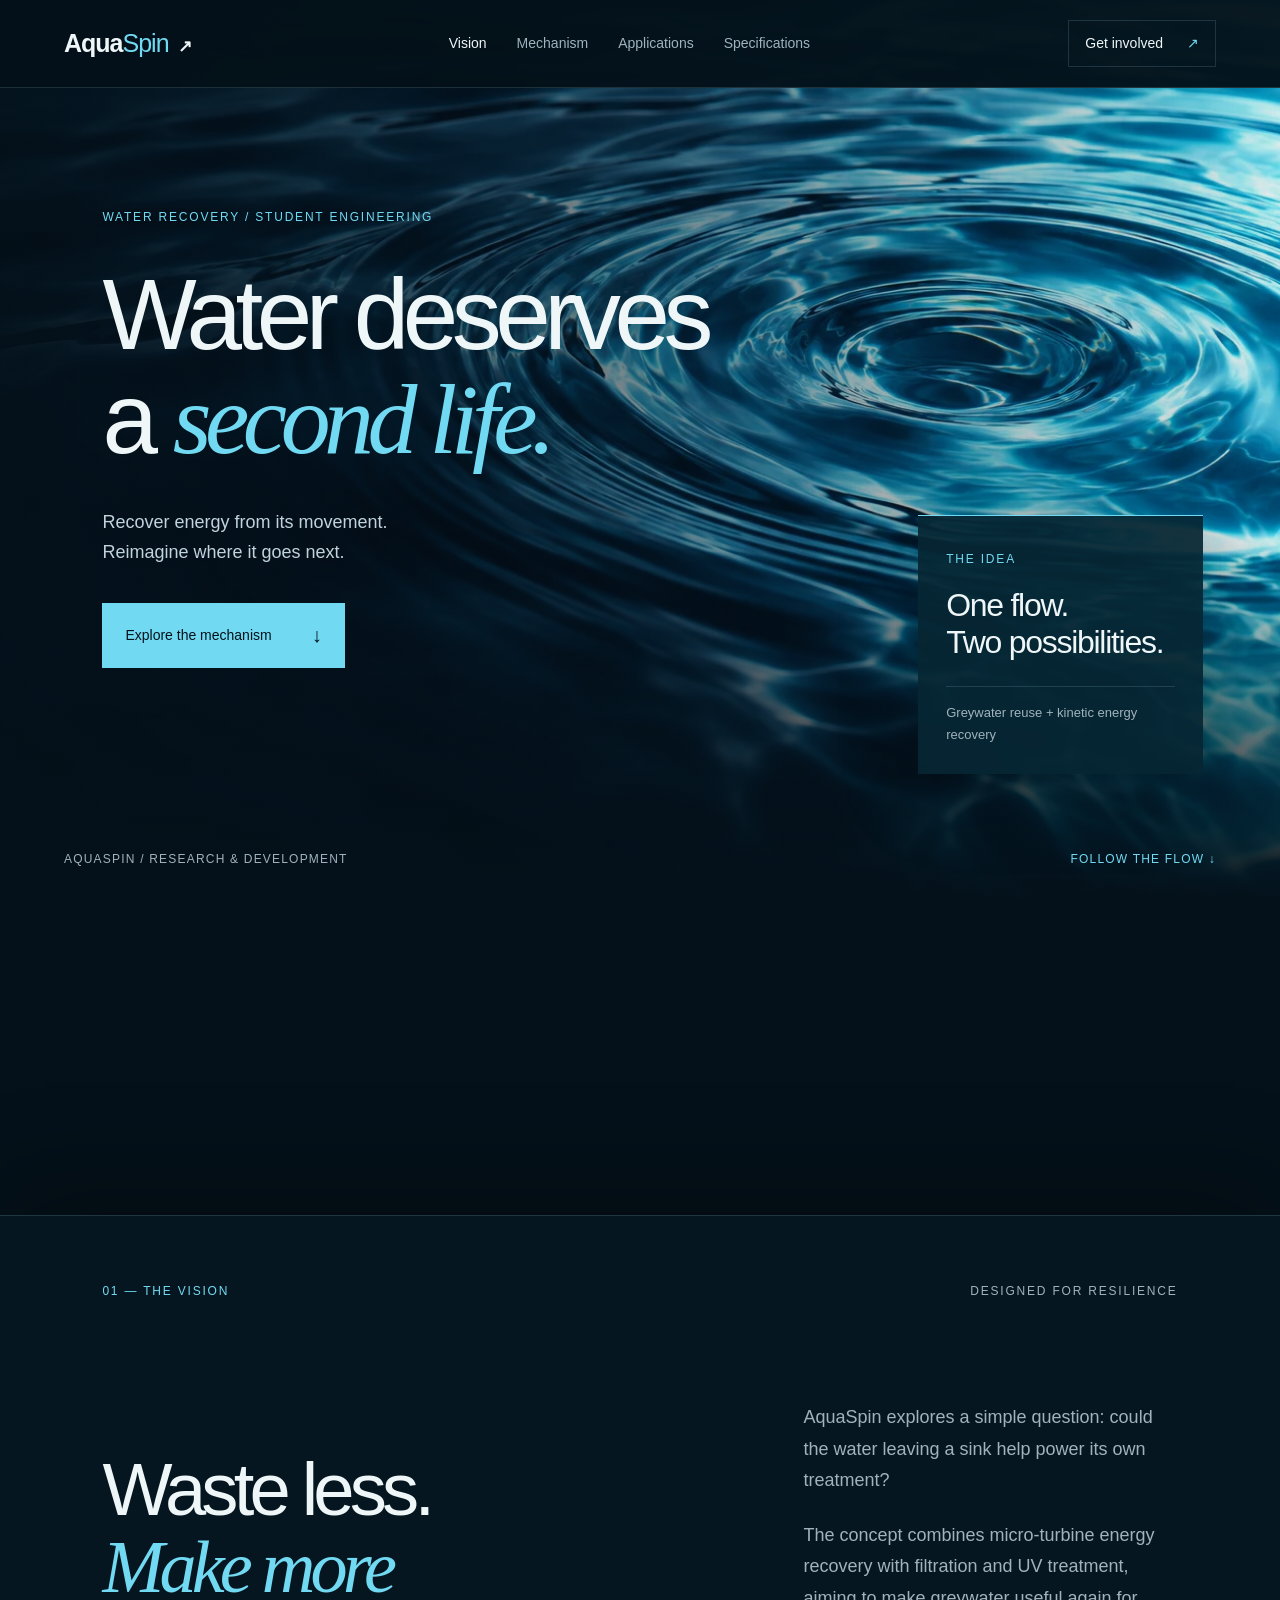
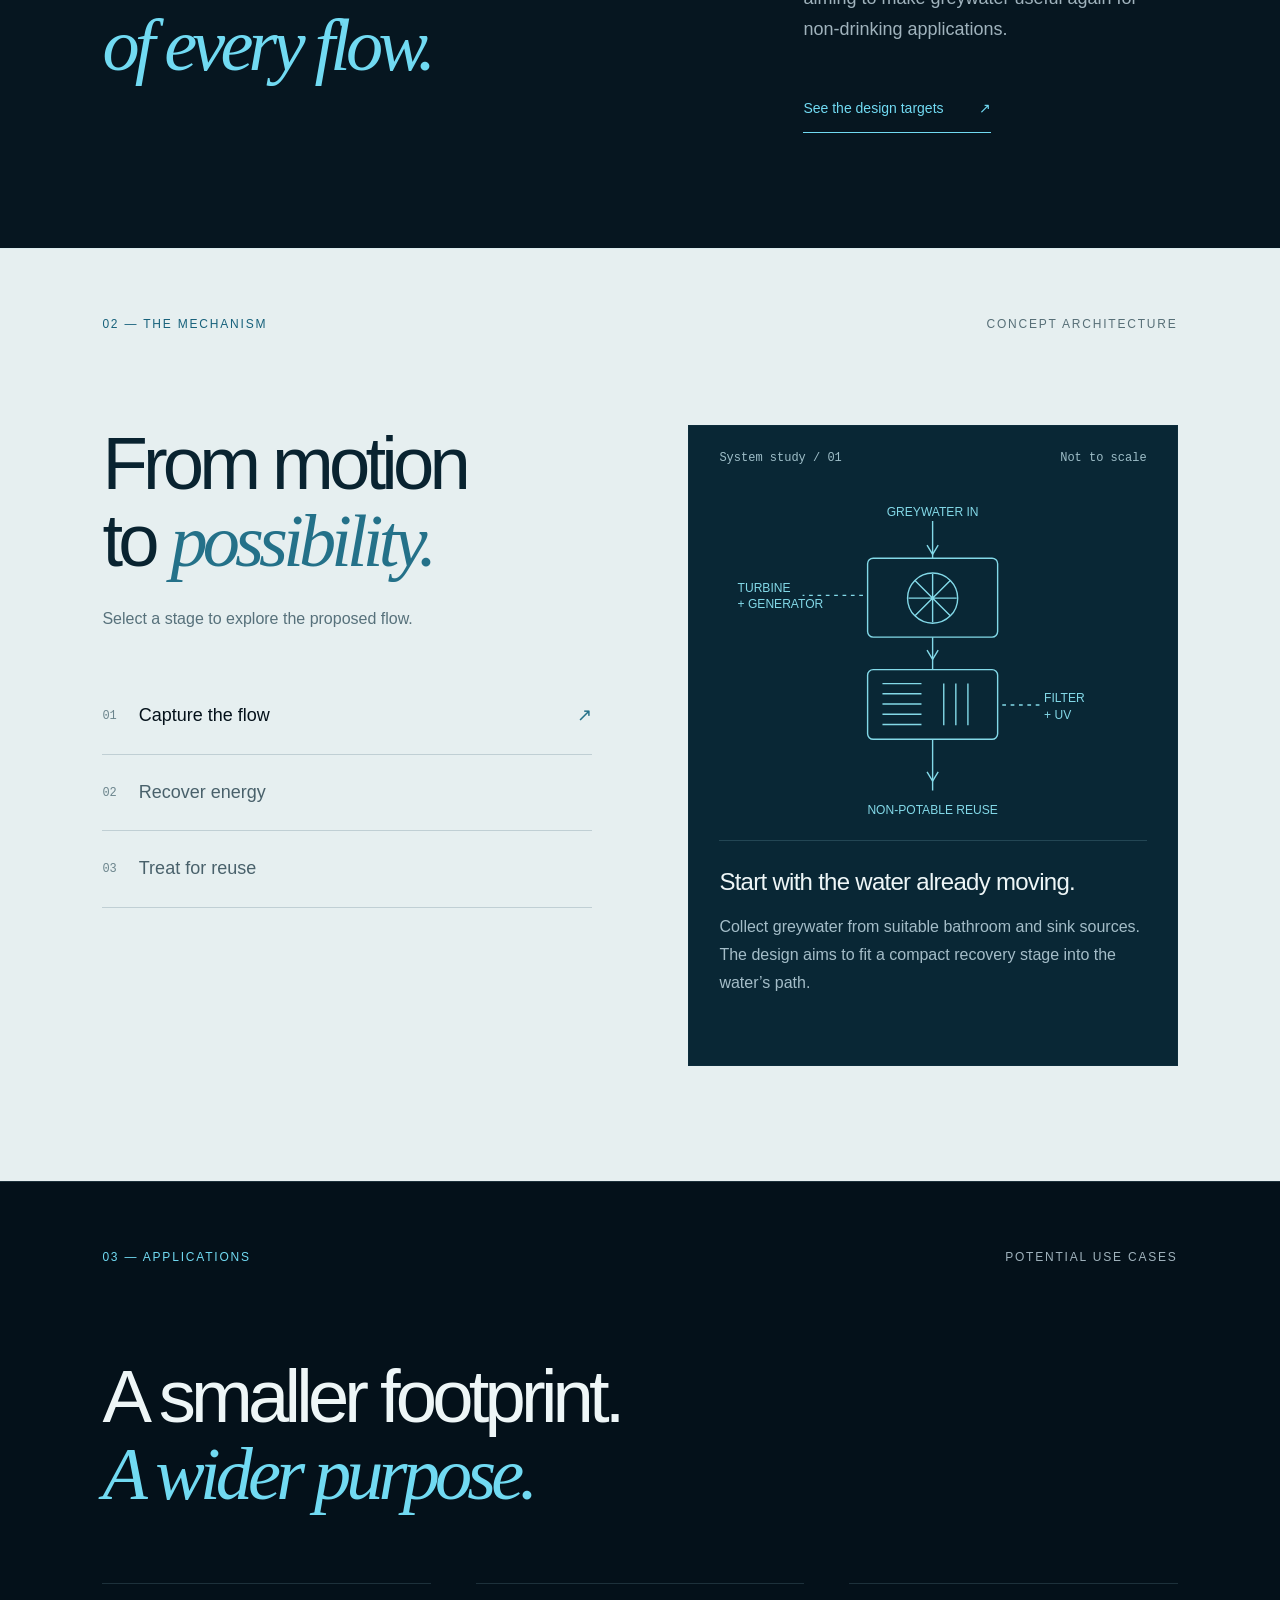
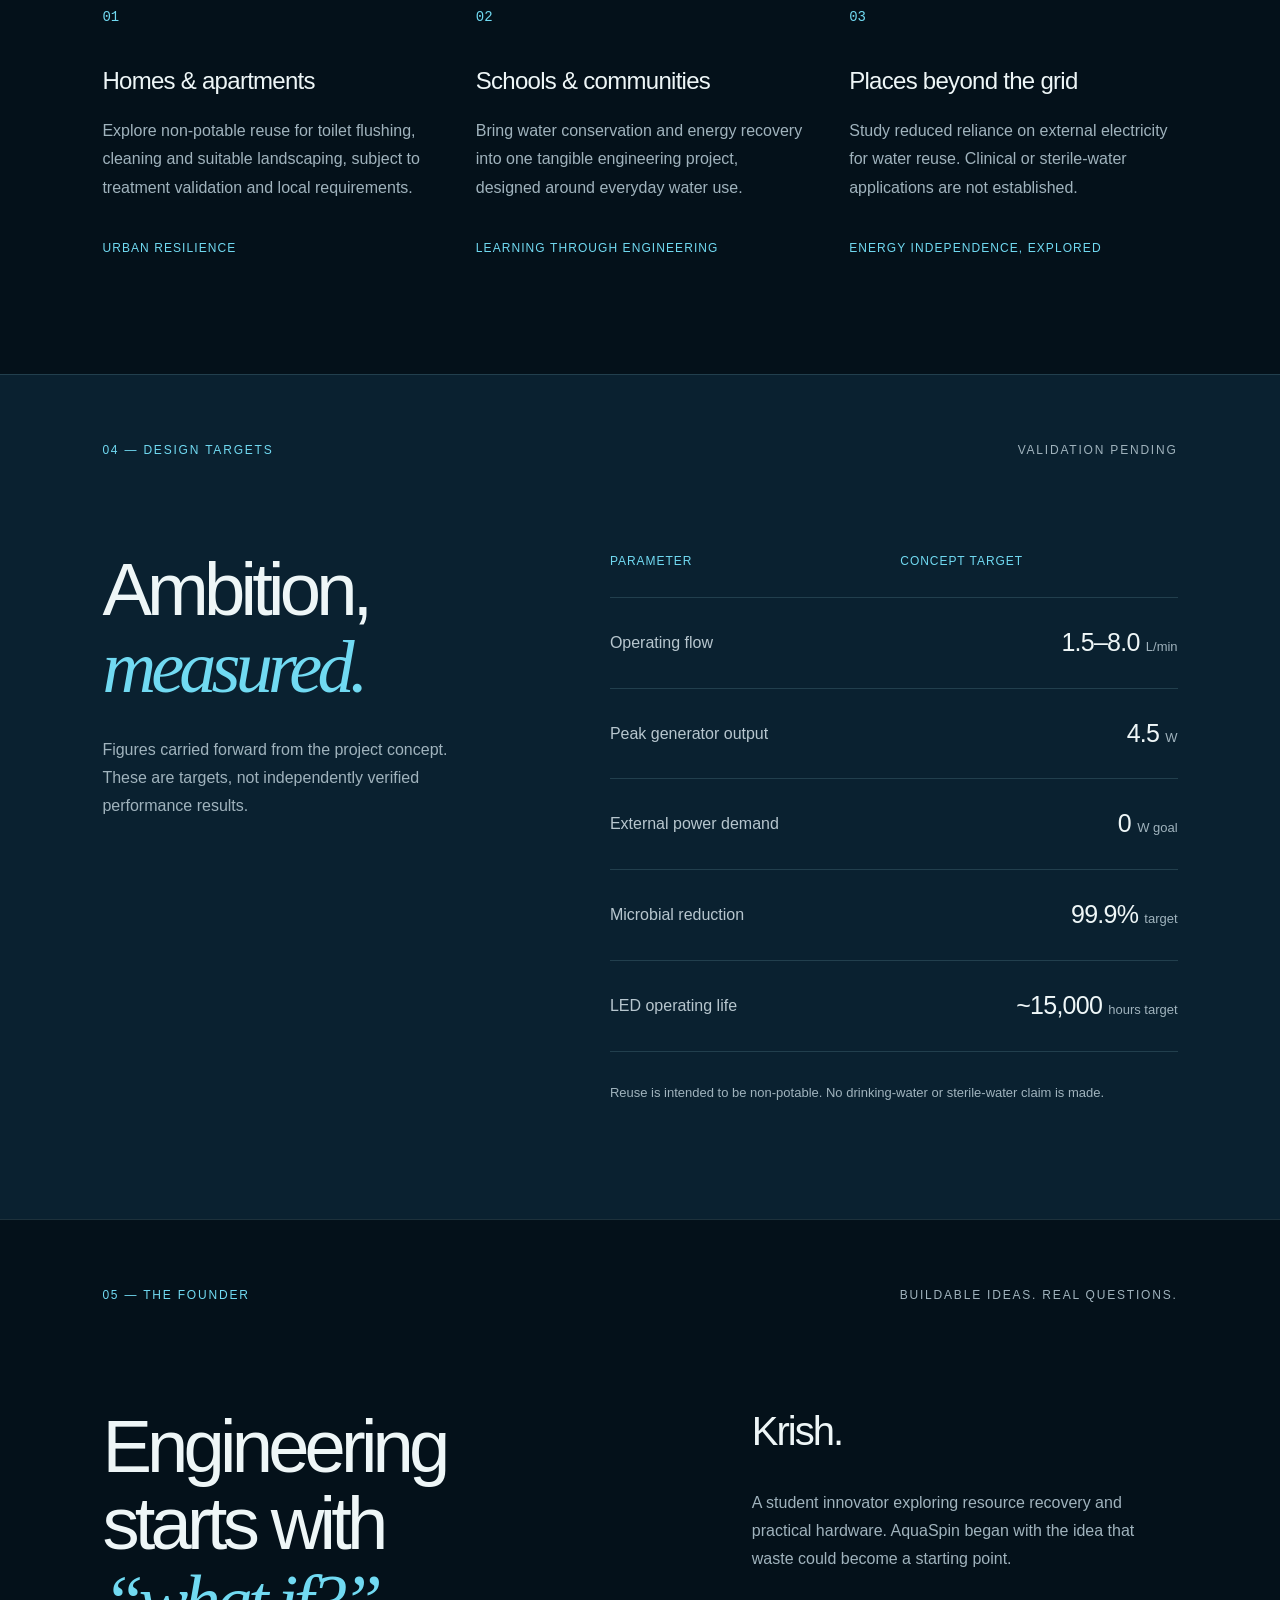
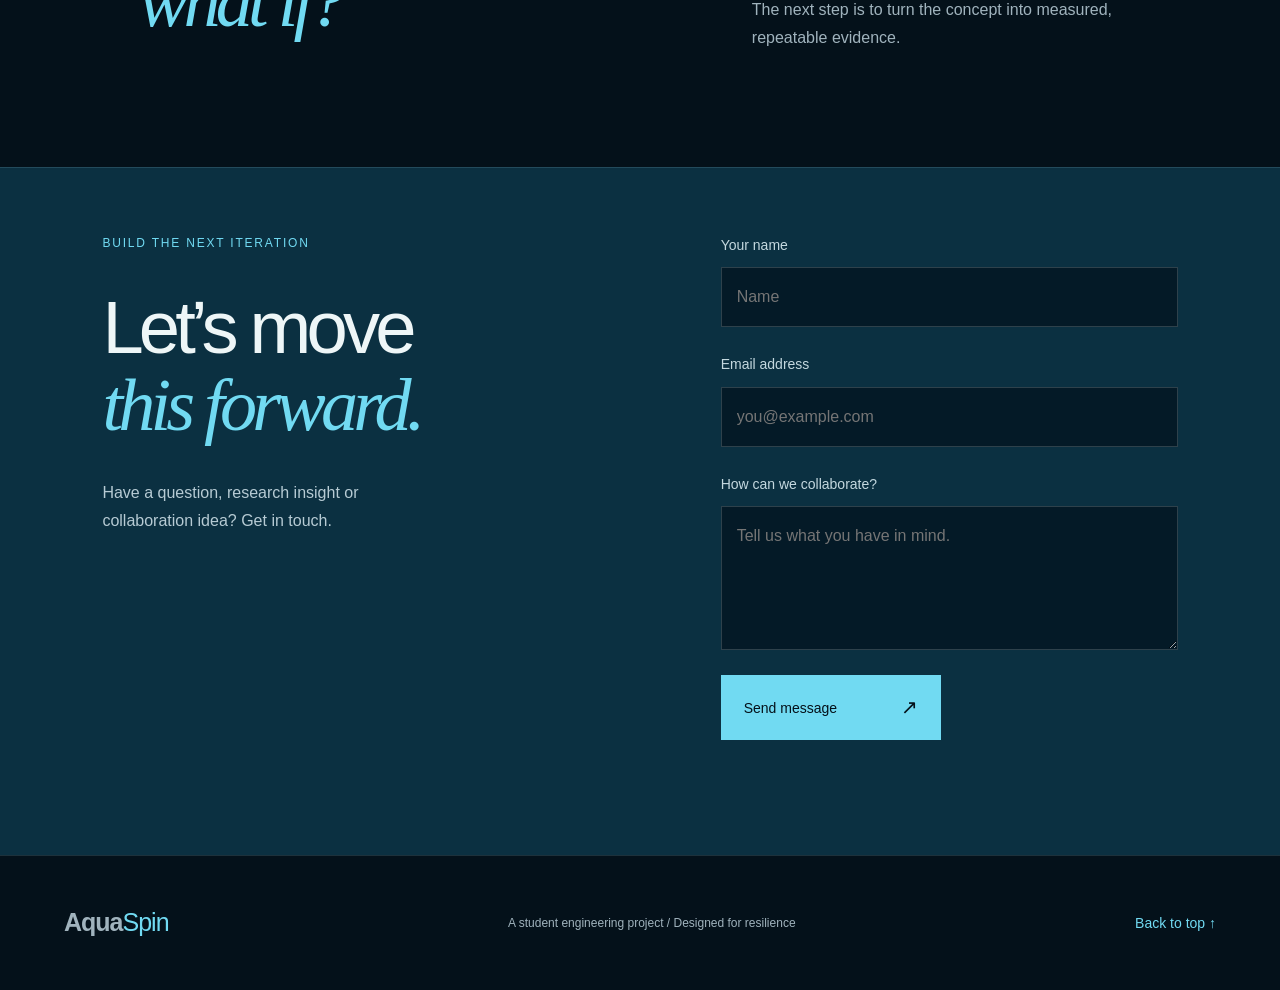
<file: index.html>
<!doctype html>
<html lang="en"><head><meta charset="utf-8"><meta name="viewport" content="width=device-width,initial-scale=1"><meta name="theme-color" content="#04111a"><meta name="description" content="AquaSpin is a student engineering project exploring greywater reuse and micro-turbine energy recovery for homes and schools."><title>AquaSpin — Give water a second life</title><link rel="preload" href="./water.webp" as="image"><link rel="stylesheet" href="./styles.css"><script src="./script.js" defer></script></head>
<body><a class="skip" href="#tech">Skip to the mechanism</a><header><a class="logo" href="#overview">Aqua<span>Spin</span><i aria-hidden="true">↗</i></a><button class="menu-toggle" aria-expanded="false" aria-controls="navigation">Menu</button><nav id="navigation" aria-label="Main navigation"><a href="#overview">Vision</a><a href="#tech">Mechanism</a><a href="#usage">Applications</a><a href="#specs">Specifications</a></nav><a class="nav-cta" href="#contact">Get involved <span>↗</span></a></header><main>
<section class="hero" id="overview"><div class="hero-stage"><img class="water" data-parallax="70" src="./water.webp" width="1536" height="1024" alt="Deep blue water moving into a circular eddy" fetchpriority="high"><div class="hero-shade" aria-hidden="true"></div><div class="hero-copy" data-parallax="-35"><p class="eyebrow">Water recovery / Student engineering</p><h1>Water deserves<br>a <em>second life.</em></h1><p class="hero-deck">Recover energy from its movement.<br>Reimagine where it goes next.</p><a class="button" href="#tech">Explore the mechanism <span>↓</span></a></div><aside class="hero-panel" data-parallax="-55"><span class="eyebrow">The idea</span><p>One flow.<br>Two possibilities.</p><span class="panel-line">Greywater reuse + kinetic energy recovery</span></aside><div class="hero-foot"><span>AquaSpin / Research & development</span><a href="#tech">Follow the flow ↓</a></div></div></section>
<section class="intro section"><div class="section-label"><span>01 — The vision</span><span>Designed for resilience</span></div><div class="split"><h2 class="reveal">Waste less.<br><em>Make more<br>of every flow.</em></h2><div class="intro-copy reveal"><p>AquaSpin explores a simple question: could the water leaving a sink help power its own treatment?</p><p>The concept combines micro-turbine energy recovery with filtration and UV treatment, aiming to make greywater useful again for non-drinking applications.</p><a class="text-link" href="#specs">See the design targets <span>↗</span></a></div></div></section>
<section class="mechanism section" id="tech"><div class="section-label"><span>02 — The mechanism</span><span>Concept architecture</span></div><div class="mechanism-layout"><div class="mechanism-title"><h2>From motion<br>to <em>possibility.</em></h2><p>Select a stage to explore the proposed flow.</p><div class="stage-tabs" role="tablist" aria-label="Treatment stages" aria-orientation="vertical"><button id="stage-tab-1" role="tab" aria-selected="true" aria-controls="stage-panel-1"><span>01</span>Capture the flow<i>↗</i></button><button id="stage-tab-2" role="tab" aria-selected="false" aria-controls="stage-panel-2" tabindex="-1"><span>02</span>Recover energy<i>↗</i></button><button id="stage-tab-3" role="tab" aria-selected="false" aria-controls="stage-panel-3" tabindex="-1"><span>03</span>Treat for reuse<i>↗</i></button></div></div><div class="blueprint"><div class="blueprint-meta"><span>System study / 01</span><span>Not to scale</span></div><svg class="blueprint-svg" viewBox="0 0 460 350" role="img" aria-labelledby="diagram-title"><title id="diagram-title">Concept flow: greywater enters a turbine stage, then filtration and UV treatment, followed by non-potable reuse</title><g fill="none" stroke="currentColor" stroke-width="1.5"><path d="M230 20V60M230 145V180M230 255V310"/><path d="m224 46 6 10 6-10m-12 113 6 10 6-10m-12 131 6 10 6-10"/><rect x="160" y="60" width="140" height="85" rx="6"/><circle cx="230" cy="103" r="27"/><path id="runner" d="M230 77V129M204 103H256M211 84L249 122M211 122L249 84"/><rect x="160" y="180" width="140" height="75" rx="6"/><path d="M176 195H218M176 206H218M176 217H218M176 228H218M176 239H218M242 195V240M255 195V240M268 195V240"/><path d="M155 100H90M305 218H345" stroke-dasharray="4 5"/></g><g fill="currentColor" font-family="Arial,sans-serif" font-size="13"><text x="230" y="15" text-anchor="middle">GREYWATER IN</text><text x="20" y="96">TURBINE</text><text x="20" y="114">+ GENERATOR</text><text x="350" y="215">FILTER</text><text x="350" y="233">+ UV</text><text x="230" y="335" text-anchor="middle">NON-POTABLE REUSE</text></g></svg><div class="stage-panel" role="tabpanel" id="stage-panel-1" aria-labelledby="stage-tab-1" tabindex="0"><h3>Start with the water already moving.</h3><p>Collect greywater from suitable bathroom and sink sources. The design aims to fit a compact recovery stage into the water’s path.</p></div><div class="stage-panel" role="tabpanel" id="stage-panel-2" aria-labelledby="stage-tab-2" tabindex="0" hidden><h3>Turn flow into rotational energy.</h3><p>A micro-turbine drives a generator. The proposed peak targets are 2,600 RPM and 4.5 W; actual output depends on available flow, pressure and system losses.</p></div><div class="stage-panel" role="tabpanel" id="stage-panel-3" aria-labelledby="stage-tab-3" tabindex="0" hidden><h3>Explore treatment powered by the flow.</h3><p>The concept pairs filtration with 265 nm UV-C LEDs. Energy balance and treatment effectiveness still require validation under real greywater conditions.</p></div></div></div></section>
<section class="applications section" id="usage"><div class="section-label"><span>03 — Applications</span><span>Potential use cases</span></div><h2 class="reveal">A smaller footprint.<br><em>A wider purpose.</em></h2><div class="application-grid"><article class="reveal"><span class="app-num">01</span><h3>Homes & apartments</h3><p>Explore non-potable reuse for toilet flushing, cleaning and suitable landscaping, subject to treatment validation and local requirements.</p><span class="app-label">Urban resilience</span></article><article class="reveal"><span class="app-num">02</span><h3>Schools & communities</h3><p>Bring water conservation and energy recovery into one tangible engineering project, designed around everyday water use.</p><span class="app-label">Learning through engineering</span></article><article class="reveal"><span class="app-num">03</span><h3>Places beyond the grid</h3><p>Study reduced reliance on external electricity for water reuse. Clinical or sterile-water applications are not established.</p><span class="app-label">Energy independence, explored</span></article></div></section>
<section class="specifications section" id="specs"><div class="section-label"><span>04 — Design targets</span><span>Validation pending</span></div><div class="spec-layout"><div><h2>Ambition,<br><em>measured.</em></h2><p>Figures carried forward from the project concept. These are targets, not independently verified performance results.</p></div><div class="table-wrap"><table><caption class="sr-only">AquaSpin concept specifications and validation status</caption><thead><tr><th scope="col">Parameter</th><th scope="col">Concept target</th></tr></thead><tbody><tr><th scope="row">Operating flow</th><td>1.5–8.0 <small>L/min</small></td></tr><tr><th scope="row">Peak generator output</th><td>4.5 <small>W</small></td></tr><tr><th scope="row">External power demand</th><td>0 <small>W goal</small></td></tr><tr><th scope="row">Microbial reduction</th><td>99.9% <small>target</small></td></tr><tr><th scope="row">LED operating life</th><td>~15,000 <small>hours target</small></td></tr></tbody></table><p class="spec-note">Reuse is intended to be non-potable. No drinking-water or sterile-water claim is made.</p></div></div></section>
<section class="founder section" id="founder"><div class="section-label"><span>05 — The founder</span><span>Buildable ideas. Real questions.</span></div><div class="founder-layout"><h2>Engineering<br>starts with<br><em>“what if?”</em></h2><div><span class="founder-name">Krish.</span><p>A student innovator exploring resource recovery and practical hardware. AquaSpin began with the idea that waste could become a starting point.</p><p>The next step is to turn the concept into measured, repeatable evidence.</p></div></div></section>
<section class="contact section" id="contact"><div><p class="eyebrow">Build the next iteration</p><h2>Let’s move<br><em>this forward.</em></h2><p>Have a question, research insight or collaboration idea? Get in touch.</p></div><form action="https://formspree.io/f/mnqeogov" method="POST"><label for="name">Your name</label><input id="name" name="name" autocomplete="name" required placeholder="Name"><label for="email">Email address</label><input id="email" name="email" type="email" autocomplete="email" required placeholder="you@example.com"><label for="message">How can we collaborate?</label><textarea id="message" name="message" rows="4" required placeholder="Tell us what you have in mind."></textarea><button class="button" type="submit">Send message <span>↗</span></button></form></section>
</main><footer><a class="logo" href="#overview">Aqua<span>Spin</span></a><p>A student engineering project / Designed for resilience</p><a href="#overview">Back to top ↑</a></footer></body></html>
</file>
<file: styles.css>
:root{color-scheme:dark;--bg:#04111a;--panel:#091f2b;--fg:#eef6f7;--muted:#a0b3bd;--accent:#71daf2;--line:#a0d6e329;--serif:Georgia,'Times New Roman',serif}*{box-sizing:border-box}html{scroll-behavior:smooth}body{margin:0;background:var(--bg);color:var(--fg);font:16px/1.75 Arial,Helvetica,sans-serif}h1,h2,h3,p,figure{margin:0}h1,h2{font-weight:400;letter-spacing:-.065em;line-height:1.04}h2{font-size:clamp(48px,5.8vw,96px)}h1 em,h2 em{font-family:var(--serif);font-weight:400;color:var(--accent)}h3{font-weight:500;font-size:24px;letter-spacing:-.03em;line-height:1.3}a{color:inherit;text-decoration:none}button,input,textarea{font:inherit}button{cursor:pointer}a:focus-visible,button:focus-visible,[tabindex]:focus-visible{outline:2px solid var(--accent);outline-offset:5px}::selection{background:var(--accent);color:var(--bg)}section[id]{scroll-margin-top:100px}.skip{position:fixed;top:-100px;left:20px;z-index:200;background:var(--fg);color:var(--bg);padding:12px}.skip:focus{top:20px}.sr-only{position:absolute;width:1px;height:1px;overflow:hidden;clip-path:inset(50%)}header{position:fixed;top:0;left:0;right:0;height:88px;display:flex;align-items:center;justify-content:space-between;gap:30px;padding:0 5vw;background:#04111af5;border-bottom:1px solid var(--line);z-index:100}.logo{font-size:25px;font-weight:700;letter-spacing:-1px;white-space:nowrap}.logo>span{font-weight:400;color:var(--accent)}.logo i{font-size:17px;font-style:normal;margin-left:9px}header nav{display:flex;gap:30px;font-size:14px;color:var(--muted)}header nav a:hover,header nav a[aria-current]{color:var(--fg)}.nav-cta{font-size:14px;padding:10px 16px;border:1px solid var(--line)}.nav-cta span{margin-left:20px;color:var(--accent)}.menu-toggle{display:none}.hero{height:135svh;min-height:1000px}.hero-stage{position:sticky;top:0;height:100svh;min-height:740px;overflow:clip;isolation:isolate}.water{position:absolute;z-index:-3;inset:-8% 0;width:100%;height:116%;object-fit:cover;object-position:65% center}.hero-shade{position:absolute;z-index:-2;inset:0;background:linear-gradient(90deg,#04111ae8 0%,#04111a7a 52%,#04111a15),linear-gradient(0deg,#04111a 0%,transparent 40%)}.hero-copy{position:relative;padding:23svh 8vw 0;max-width:80%}.eyebrow,.section-label{font-size:12px;text-transform:uppercase;letter-spacing:.15em;color:var(--accent)}.hero h1{font-size:clamp(68px,7.8vw,135px);margin:35px 0}.hero-deck{font-size:18px;line-height:1.7;color:#c1d3dc;margin-bottom:35px}.button{display:inline-flex;align-items:center;justify-content:space-between;gap:40px;background:var(--accent);color:var(--bg);border:0;min-height:58px;padding:15px 23px;font-size:14px;transition:transform .3s,background .3s}.button:hover{background:white;transform:translateY(-2px)}.button span{font-size:20px}.hero-panel{position:absolute;right:6%;bottom:14%;width:285px;padding:28px;background:#072633ee;border-top:1px solid var(--accent);box-shadow:0 20px 70px #0004}.hero-panel>p{font-size:32px;line-height:1.15;letter-spacing:-.04em;margin:15px 0 25px}.panel-line{display:block;padding-top:15px;border-top:1px solid var(--line);font-size:13px;line-height:1.7;color:var(--muted)}.hero-foot{position:absolute;bottom:30px;left:5%;right:5%;display:flex;justify-content:space-between;gap:30px;font-size:12px;letter-spacing:.1em;text-transform:uppercase;color:var(--muted)}.hero-foot a{color:var(--accent)}.section{position:relative;padding:65px 8vw 115px;border-top:1px solid var(--line);background:var(--bg)}.section-label{display:flex;justify-content:space-between;gap:25px}.section-label span:last-child{color:var(--muted)}.split{display:grid;grid-template-columns:1.2fr .8fr;gap:13%;align-items:center;margin-top:100px}.intro{box-shadow:0 -30px 90px #0005;background:#061620}.intro-copy p{font-size:18px;color:var(--muted);margin-bottom:23px}.text-link{display:inline-flex;gap:35px;padding:12px 0;border-bottom:1px solid var(--accent);font-size:14px;color:var(--accent);margin-top:15px}.mechanism{background:#e6eff0;color:#092330;color-scheme:light}.mechanism .section-label{color:#17617b}.mechanism .section-label span:last-child{color:#576f77}.mechanism-layout{display:grid;grid-template-columns:1fr 1fr;gap:9%;align-items:start;margin-top:90px}.mechanism h2 em{color:#247189}.mechanism-title{position:sticky;top:135px}.mechanism-title>p{color:#57717b;margin-top:25px}.stage-tabs{margin-top:45px;display:flex;flex-direction:column}.stage-tabs button{display:flex;gap:22px;align-items:center;padding:22px 0;background:transparent;border:0;border-bottom:1px solid #21495930;color:#49616b;text-align:left;font-size:18px}.stage-tabs button>span{font:12px monospace;color:#6c858d}.stage-tabs button i{margin-left:auto;font-style:normal;opacity:0}.stage-tabs button[aria-selected=true]{color:#04111a}.stage-tabs button[aria-selected=true] i{opacity:1;color:#247189}.blueprint{background:#092735;color:#83d9e8;padding:25px 30px 35px;border:1px solid #21495930}.blueprint-meta{display:flex;justify-content:space-between;gap:12px;font:12px monospace;color:#9ebec8}.blueprint-svg{width:100%;height:350px;margin-top:25px;display:block}.stage-panel{min-height:190px;padding-top:25px;border-top:1px solid #a0d6e32d;color:#eef6f7;animation:enter .4s ease}.stage-panel[hidden]{display:none}.stage-panel>p{font-size:16px;line-height:1.75;color:#a4bdc8;margin-top:16px}#runner{transform-origin:230px 103px;transform:rotate(var(--rotation,0deg))}@keyframes enter{from{opacity:.2;transform:translateY(8px)}to{opacity:1;transform:translateY(0)}}.applications h2{margin-top:90px}.application-grid{display:grid;grid-template-columns:repeat(3,1fr);gap:45px;margin-top:70px}.application-grid article{padding-top:25px;border-top:1px solid var(--line);display:flex;flex-direction:column}.app-num{font:14px monospace;color:var(--accent);margin-bottom:40px}.application-grid h3{margin-bottom:20px}.application-grid p{font-size:16px;color:var(--muted);line-height:1.8;flex:1}.app-label{margin-top:35px;font-size:12px;color:var(--accent);text-transform:uppercase;letter-spacing:.09em}.specifications{background:#0a2130}.spec-layout{display:grid;grid-template-columns:.8fr 1.2fr;gap:12%;margin-top:90px}.spec-layout>div>p{color:var(--muted);font-size:16px;max-width:360px;margin-top:30px}.table-wrap{min-width:0}table{border-collapse:collapse;width:100%;text-align:left}thead th{padding:0 0 25px;border-bottom:1px solid var(--line);font-size:12px;text-transform:uppercase;letter-spacing:.08em;font-weight:400;color:var(--accent)}tbody th,td{padding:23px 0;border-bottom:1px solid var(--line)}tbody th{font-size:16px;font-weight:400;color:#b7c6ce}td{text-align:right;font-size:25px;color:var(--fg);letter-spacing:-.03em}td small{font-size:13px;color:var(--muted);letter-spacing:0}.spec-note{font-size:13px!important;max-width:none!important;line-height:1.7}.founder-layout{display:grid;grid-template-columns:1.1fr .9fr;align-items:center;gap:12%;margin-top:90px}.founder-name{font-size:40px;letter-spacing:-.05em}.founder-layout p{margin-top:23px;color:var(--muted);max-width:430px}.contact{display:grid;grid-template-columns:1fr 1fr;gap:15%;background:#0b3041}.contact h2{margin-top:35px}.contact>div>p:last-child{max-width:340px;margin-top:35px;color:#b7cbd4}.contact form{display:flex;flex-direction:column}.contact label{font-size:14px;color:#c4d8df;margin:0 0 10px}.contact input,.contact textarea{width:100%;background:#041a27;color:white;border:1px solid #ffffff2b;padding:15px;margin-bottom:25px;border-radius:0;outline-offset:3px}.contact input:focus,.contact textarea:focus{outline:2px solid var(--accent)}.contact textarea{resize:vertical;min-height:120px}.contact .button{align-self:flex-start;min-width:220px}footer{display:flex;justify-content:space-between;align-items:center;gap:30px;padding:45px 5vw;border-top:1px solid var(--line);font-size:12px;color:var(--muted)}footer>a:last-child{font-size:14px;color:var(--accent)}.reveal{opacity:1}.ready .reveal{transition:opacity .85s,transform .85s}.ready .reveal:not(.visible){opacity:0;transform:translateY(25px)}@media(max-width:1050px){header nav{gap:20px}.hero-copy{max-width:100%;padding-top:22svh}.hero-panel{width:250px;bottom:8%}.hero-foot{bottom:20px}.hero h1{font-size:8vw}.split{gap:8%}.mechanism-layout{gap:5%}.blueprint{padding:20px}.application-grid{gap:25px}.contact{gap:8%}.spec-layout{gap:7%}}@media(max-width:750px){header{height:76px;padding:0 6%;gap:15px}.logo{font-size:23px}.nav-cta{display:none}.menu-toggle{display:block;background:none;border:1px solid var(--line);color:var(--fg);font-size:14px;padding:8px 14px}header nav{position:absolute;top:75px;left:0;right:0;padding:25px 6%;background:#061923;flex-direction:column;display:none;border-bottom:1px solid var(--line)}header nav.open{display:flex}.hero{height:115svh;min-height:850px}.hero-stage{min-height:780px}.hero-copy{padding:160px 7% 0}.hero h1{font-size:clamp(57px,12.5vw,88px);margin:30px 0}.hero-deck{font-size:17px}.hero-panel{bottom:80px;right:7%;width:235px;padding:20px}.hero-panel>p{font-size:26px;display:inline-block;margin:10px 0 0}.hero-panel>.eyebrow{display:block}.panel-line{display:none}.hero-foot{left:7%;right:7%;font-size:12px}.hero-foot>a{display:none}.water{object-position:68% center}.section{padding:40px 7% 80px}.section-label{font-size:12px;letter-spacing:.1em}.section-label span:last-child{display:none}.split,.mechanism-layout,.spec-layout,.founder-layout,.contact{grid-template-columns:1fr;gap:45px;margin-top:60px}.mechanism-title{position:static}.intro-copy p{font-size:17px}.blueprint-svg{height:auto}.stage-panel{min-height:200px}.applications h2{margin-top:60px}.application-grid{grid-template-columns:1fr;margin-top:45px;gap:40px}.app-num{margin-bottom:20px}.app-label{margin-top:22px}.spec-layout td{font-size:22px}tbody th{font-size:14px}td small{display:block}.founder-name{font-size:36px}.contact{margin-top:0;padding-top:70px}.contact h2{margin-top:25px}.contact form{margin-top:5px}footer{flex-wrap:wrap;padding:35px 7%}footer p{order:3;width:100%}h2{font-size:clamp(43px,10.5vw,70px)}}@media(prefers-reduced-motion:reduce){html{scroll-behavior:auto}*,*::before,*::after{animation:none!important;transition:none!important}[data-parallax],#runner{transform:none!important}.hero{height:auto;min-height:0}.hero-stage{position:relative}.ready .reveal:not(.visible){opacity:1;transform:none}}
@media(max-width:750px){html,body{max-width:100%;overflow-x:hidden}header nav a{min-height:44px;display:flex;align-items:center}.menu-toggle,.button,.text-link{min-height:44px}.table-wrap{overflow-x:auto}table{min-width:440px}.hero h1{overflow-wrap:anywhere}}
</file>
